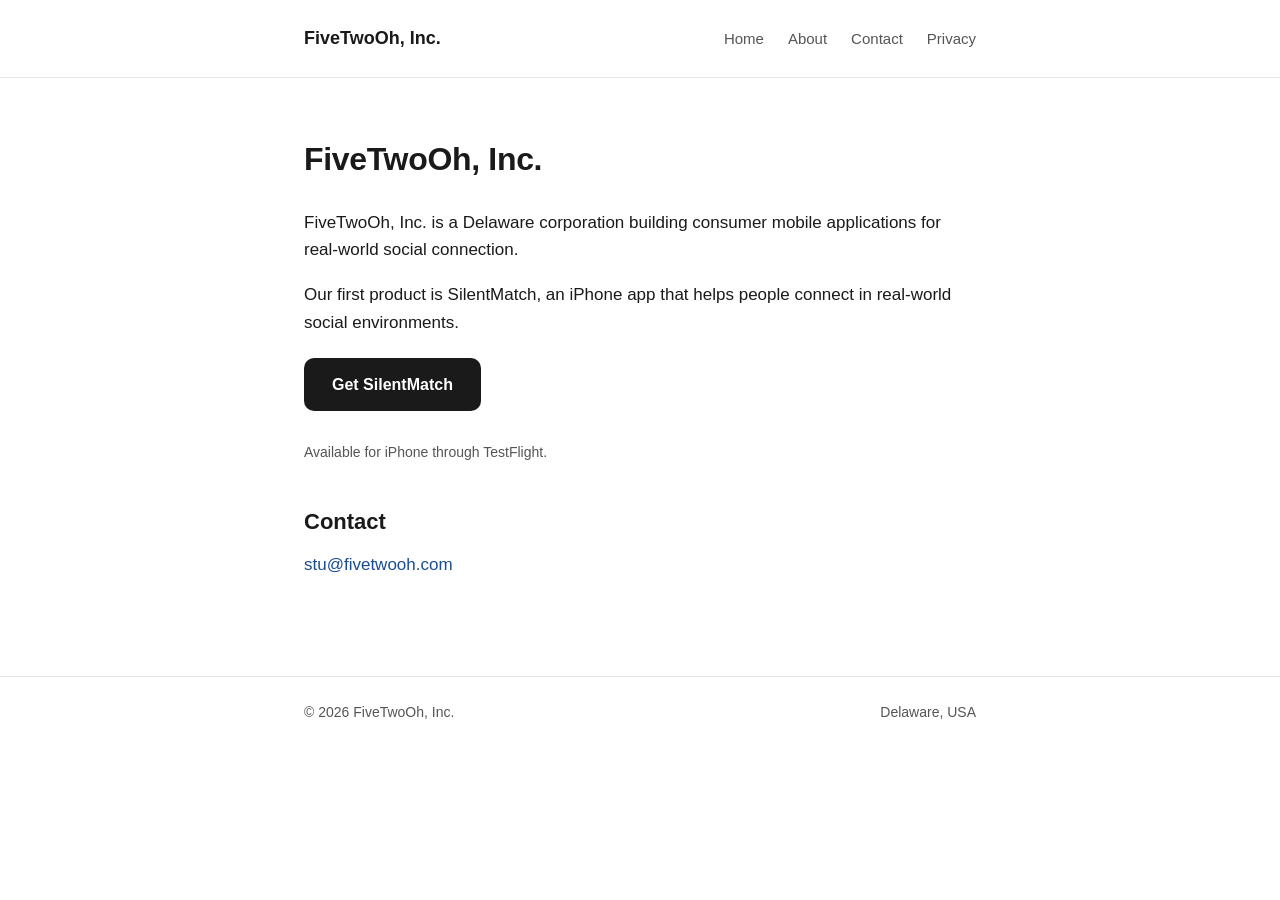
<file: index.html>
<!DOCTYPE html>
<html lang="en">
<head>
  <meta charset="UTF-8">
  <meta name="viewport" content="width=device-width, initial-scale=1">
  <title>FiveTwoOh, Inc.</title>
  <meta name="description" content="FiveTwoOh, Inc. is a Delaware corporation building consumer mobile applications for real-world social connection.">
  <link rel="stylesheet" href="/styles.css">
</head>
<body>
  <header>
    <div class="container">
      <div class="brand">FiveTwoOh, Inc.</div>
      <nav>
        <ul>
          <li><a href="/">Home</a></li>
          <li><a href="/about.html">About</a></li>
          <li><a href="/contact.html">Contact</a></li>
          <li><a href="/privacy.html">Privacy</a></li>
        </ul>
      </nav>
    </div>
  </header>

  <main>
    <div class="container">
      <h1>FiveTwoOh, Inc.</h1>
      <p>FiveTwoOh, Inc. is a Delaware corporation building consumer mobile applications for real-world social connection.</p>
      <p>Our first product is SilentMatch, an iPhone app that helps people connect in real-world social environments.</p>

      <p><a class="btn-primary" href="/download">Get SilentMatch</a></p>
      <p class="muted" style="font-size: 14px; margin-top: -12px;">Available for iPhone through TestFlight.</p>

      <h2>Contact</h2>
      <p><a href="mailto:stu@fivetwooh.com">stu@fivetwooh.com</a></p>
    </div>
  </main>

  <footer>
    <div class="container">
      <div>&copy; 2026 FiveTwoOh, Inc.</div>
      <div>Delaware, USA</div>
    </div>
  </footer>
</body>
</html>
</file>
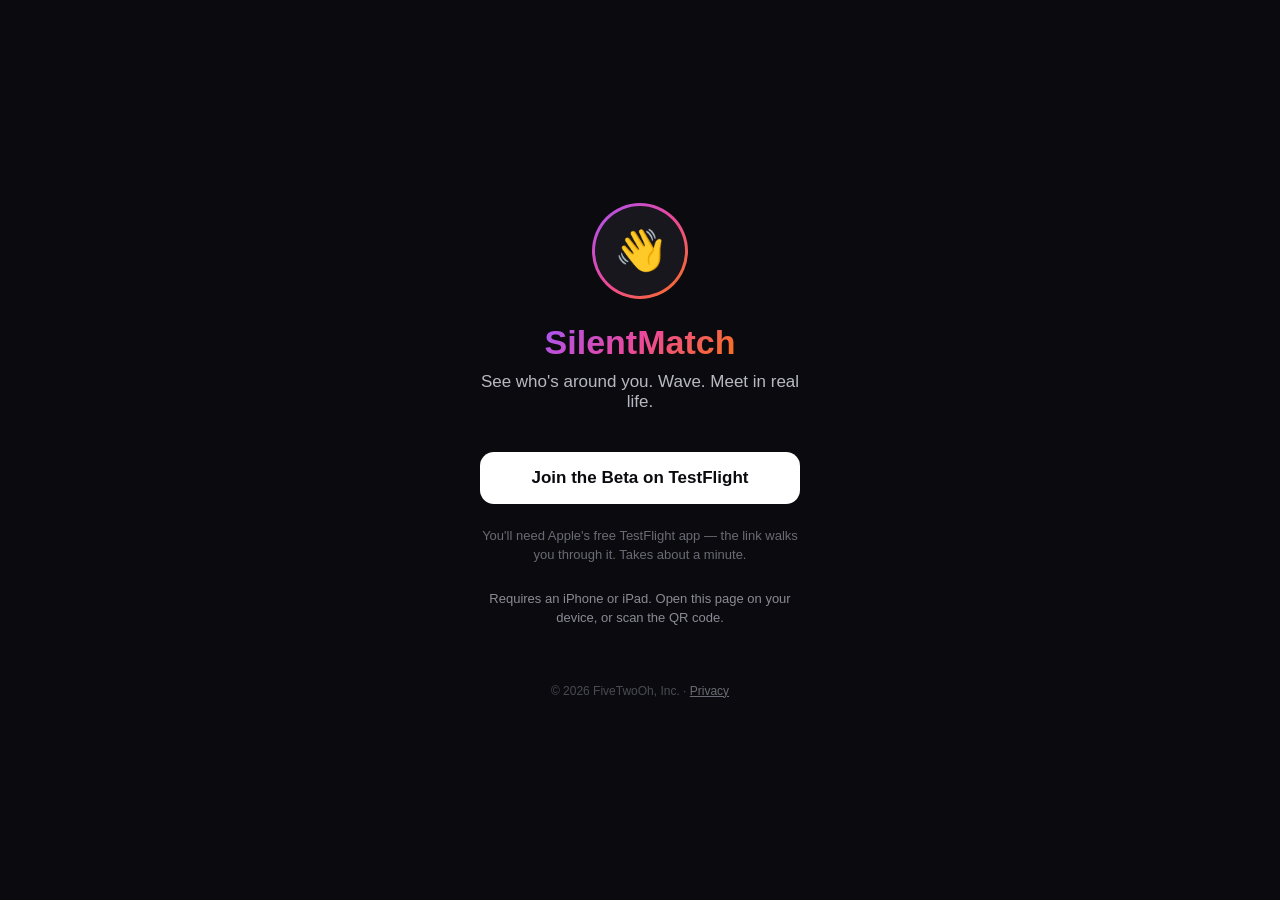
<file: download/index.html>
<!DOCTYPE html>
<html lang="en">
<head>
  <meta charset="UTF-8">
  <meta name="viewport" content="width=device-width, initial-scale=1">
  <title>Get SilentMatch</title>
  <meta name="description" content="Download SilentMatch — connect with people around you, in real life.">
  <style>
    * { margin: 0; padding: 0; box-sizing: border-box; }
    body {
      font-family: -apple-system, BlinkMacSystemFont, "Segoe UI", Roboto, sans-serif;
      background: #0b0b0f;
      color: #fff;
      min-height: 100vh;
      display: flex;
      flex-direction: column;
      align-items: center;
      justify-content: center;
      padding: 24px;
      text-align: center;
    }
    .logo-ring {
      width: 96px; height: 96px;
      border-radius: 50%;
      padding: 3px;
      background: linear-gradient(135deg, #a855f7, #ec4899, #f97316);
      margin-bottom: 24px;
    }
    .logo-inner {
      width: 100%; height: 100%;
      border-radius: 50%;
      background: #17171d;
      display: flex; align-items: center; justify-content: center;
      font-size: 40px;
    }
    h1 {
      font-size: 34px;
      font-weight: 800;
      background: linear-gradient(135deg, #a855f7, #ec4899, #f97316);
      -webkit-background-clip: text;
      background-clip: text;
      -webkit-text-fill-color: transparent;
      margin-bottom: 10px;
    }
    .tagline { font-size: 17px; color: #b8b8c2; margin-bottom: 40px; max-width: 320px; }
    .btn {
      display: block;
      width: 100%;
      max-width: 320px;
      padding: 16px 24px;
      border-radius: 14px;
      font-size: 17px;
      font-weight: 700;
      text-decoration: none;
      margin-bottom: 14px;
    }
    .btn-primary { background: #fff; color: #0b0b0f; }
    .btn-secondary { background: rgba(255,255,255,0.1); color: #fff; border: 1px solid rgba(255,255,255,0.25); font-weight: 600; }
    .hint { font-size: 13px; color: #6a6a75; margin-top: 8px; max-width: 320px; line-height: 1.5; }
    .requirement { font-size: 13px; color: #8a8a95; margin-top: 24px; max-width: 320px; line-height: 1.5; }
    .hidden { display: none; }
    footer { margin-top: 56px; font-size: 12px; color: #4a4a55; }
    footer a { color: #6a6a75; }
  </style>
  <script>
    // ── EDIT THESE TWO LINES TO CONTROL THE PAGE ─────────────────────────────
    // Before App Store approval: leave APP_STORE_URL null, set TESTFLIGHT_URL
    // to the public TestFlight invite link from App Store Connect.
    // After approval: set APP_STORE_URL. Keep TESTFLIGHT_URL to also show a
    // beta button, or set it to null to hide TestFlight entirely.
    var APP_STORE_URL = null;
    var TESTFLIGHT_URL = "https://testflight.apple.com/join/29x967Cg";
    // ─────────────────────────────────────────────────────────────────────────

    // Inline pre-render redirect: if we're on an iPhone/iPad and an App Store
    // URL is set, jump straight to it; otherwise jump to TestFlight. This runs
    // in <head> so the branded page never flashes for the target device.
    (function () {
      var ua = navigator.userAgent || "";
      var isIPhone = /iPhone|iPod/i.test(ua);
      // iPadOS 13+ reports as Mac; detect via touch points.
      var isIPad = /iPad/i.test(ua) ||
                   (/Macintosh/i.test(ua) && typeof navigator.maxTouchPoints === "number" && navigator.maxTouchPoints > 1);
      var dest = APP_STORE_URL || TESTFLIGHT_URL;
      if ((isIPhone || isIPad) && dest && dest.indexOf("REPLACE_WITH") !== 0) {
        window.location.replace(dest);
      }
    })();
  </script>
</head>
<body>
  <div class="logo-ring"><div class="logo-inner">👋</div></div>
  <h1>SilentMatch</h1>
  <p class="tagline">See who's around you. Wave. Meet in real life.</p>

  <a id="appstore-btn" class="btn btn-primary hidden" href="#">Download on the App&nbsp;Store</a>
  <a id="testflight-btn" class="btn btn-primary" href="#">Join the Beta on TestFlight</a>
  <p id="testflight-hint" class="hint">You'll need Apple's free TestFlight app — the link walks you through it. Takes about a minute.</p>
  <p class="requirement">Requires an iPhone or iPad. Open this page on your device, or scan the QR code.</p>

  <footer>&copy; 2026 FiveTwoOh, Inc. · <a href="/privacy.html">Privacy</a></footer>

  <script>
    var asBtn = document.getElementById('appstore-btn');
    var tfBtn = document.getElementById('testflight-btn');
    var tfHint = document.getElementById('testflight-hint');

    if (APP_STORE_URL) {
      asBtn.href = APP_STORE_URL;
      asBtn.classList.remove('hidden');
      tfBtn.classList.remove('btn-primary');
      tfBtn.classList.add('btn-secondary');
    }
    if (TESTFLIGHT_URL && TESTFLIGHT_URL.indexOf('REPLACE_WITH') !== 0) {
      tfBtn.href = TESTFLIGHT_URL;
      if (APP_STORE_URL) tfBtn.textContent = 'Or try the beta on TestFlight';
    } else {
      tfBtn.classList.add('hidden');
      tfHint.textContent = APP_STORE_URL ? '' : 'Available soon — check back shortly.';
    }
  </script>
</body>
</html>
</file>
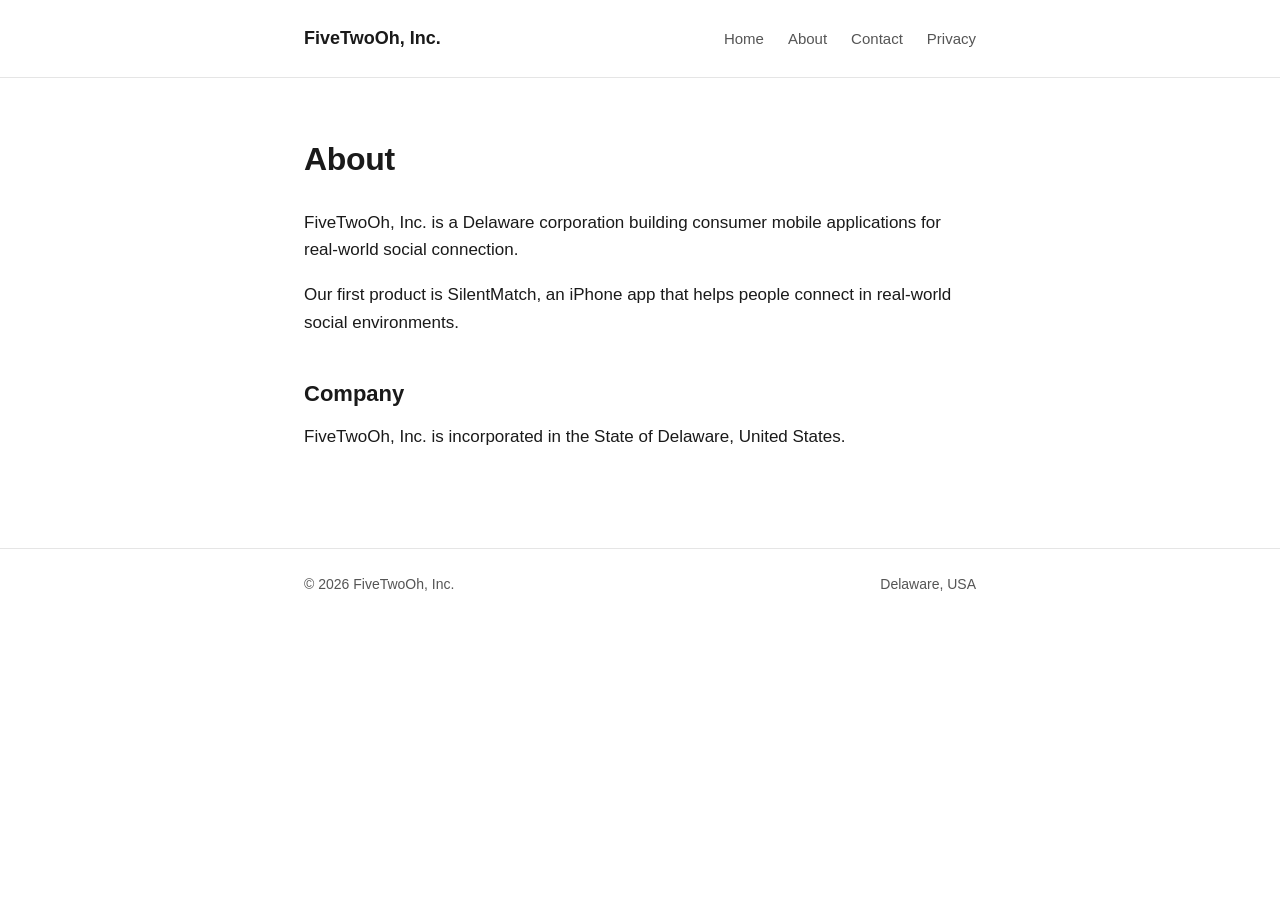
<file: about.html>
<!DOCTYPE html>
<html lang="en">
<head>
  <meta charset="UTF-8">
  <meta name="viewport" content="width=device-width, initial-scale=1">
  <title>About — FiveTwoOh, Inc.</title>
  <meta name="description" content="About FiveTwoOh, Inc., a Delaware corporation building consumer mobile applications.">
  <link rel="stylesheet" href="/styles.css">
</head>
<body>
  <header>
    <div class="container">
      <div class="brand">FiveTwoOh, Inc.</div>
      <nav>
        <ul>
          <li><a href="/">Home</a></li>
          <li><a href="/about.html">About</a></li>
          <li><a href="/contact.html">Contact</a></li>
          <li><a href="/privacy.html">Privacy</a></li>
        </ul>
      </nav>
    </div>
  </header>

  <main>
    <div class="container">
      <h1>About</h1>
      <p>FiveTwoOh, Inc. is a Delaware corporation building consumer mobile applications for real-world social connection.</p>
      <p>Our first product is SilentMatch, an iPhone app that helps people connect in real-world social environments.</p>

      <h2>Company</h2>
      <p>FiveTwoOh, Inc. is incorporated in the State of Delaware, United States.</p>
    </div>
  </main>

  <footer>
    <div class="container">
      <div>&copy; 2026 FiveTwoOh, Inc.</div>
      <div>Delaware, USA</div>
    </div>
  </footer>
</body>
</html>
</file>
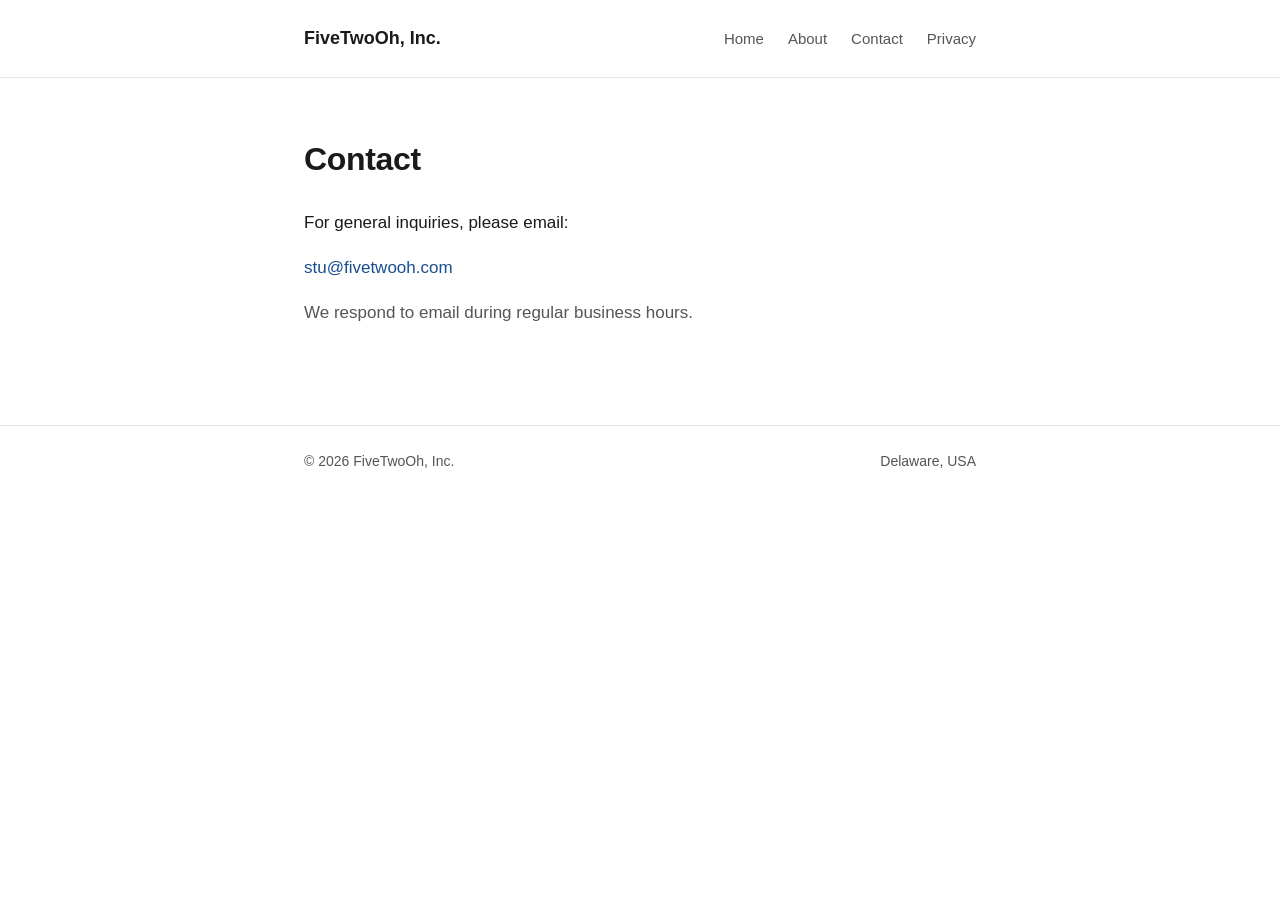
<file: contact.html>
<!DOCTYPE html>
<html lang="en">
<head>
  <meta charset="UTF-8">
  <meta name="viewport" content="width=device-width, initial-scale=1">
  <title>Contact — FiveTwoOh, Inc.</title>
  <meta name="description" content="Contact information for FiveTwoOh, Inc.">
  <link rel="stylesheet" href="/styles.css">
</head>
<body>
  <header>
    <div class="container">
      <div class="brand">FiveTwoOh, Inc.</div>
      <nav>
        <ul>
          <li><a href="/">Home</a></li>
          <li><a href="/about.html">About</a></li>
          <li><a href="/contact.html">Contact</a></li>
          <li><a href="/privacy.html">Privacy</a></li>
        </ul>
      </nav>
    </div>
  </header>

  <main>
    <div class="container">
      <h1>Contact</h1>
      <p>For general inquiries, please email:</p>
      <p><a href="mailto:stu@fivetwooh.com">stu@fivetwooh.com</a></p>
      <p class="muted">We respond to email during regular business hours.</p>
    </div>
  </main>

  <footer>
    <div class="container">
      <div>&copy; 2026 FiveTwoOh, Inc.</div>
      <div>Delaware, USA</div>
    </div>
  </footer>
</body>
</html>
</file>
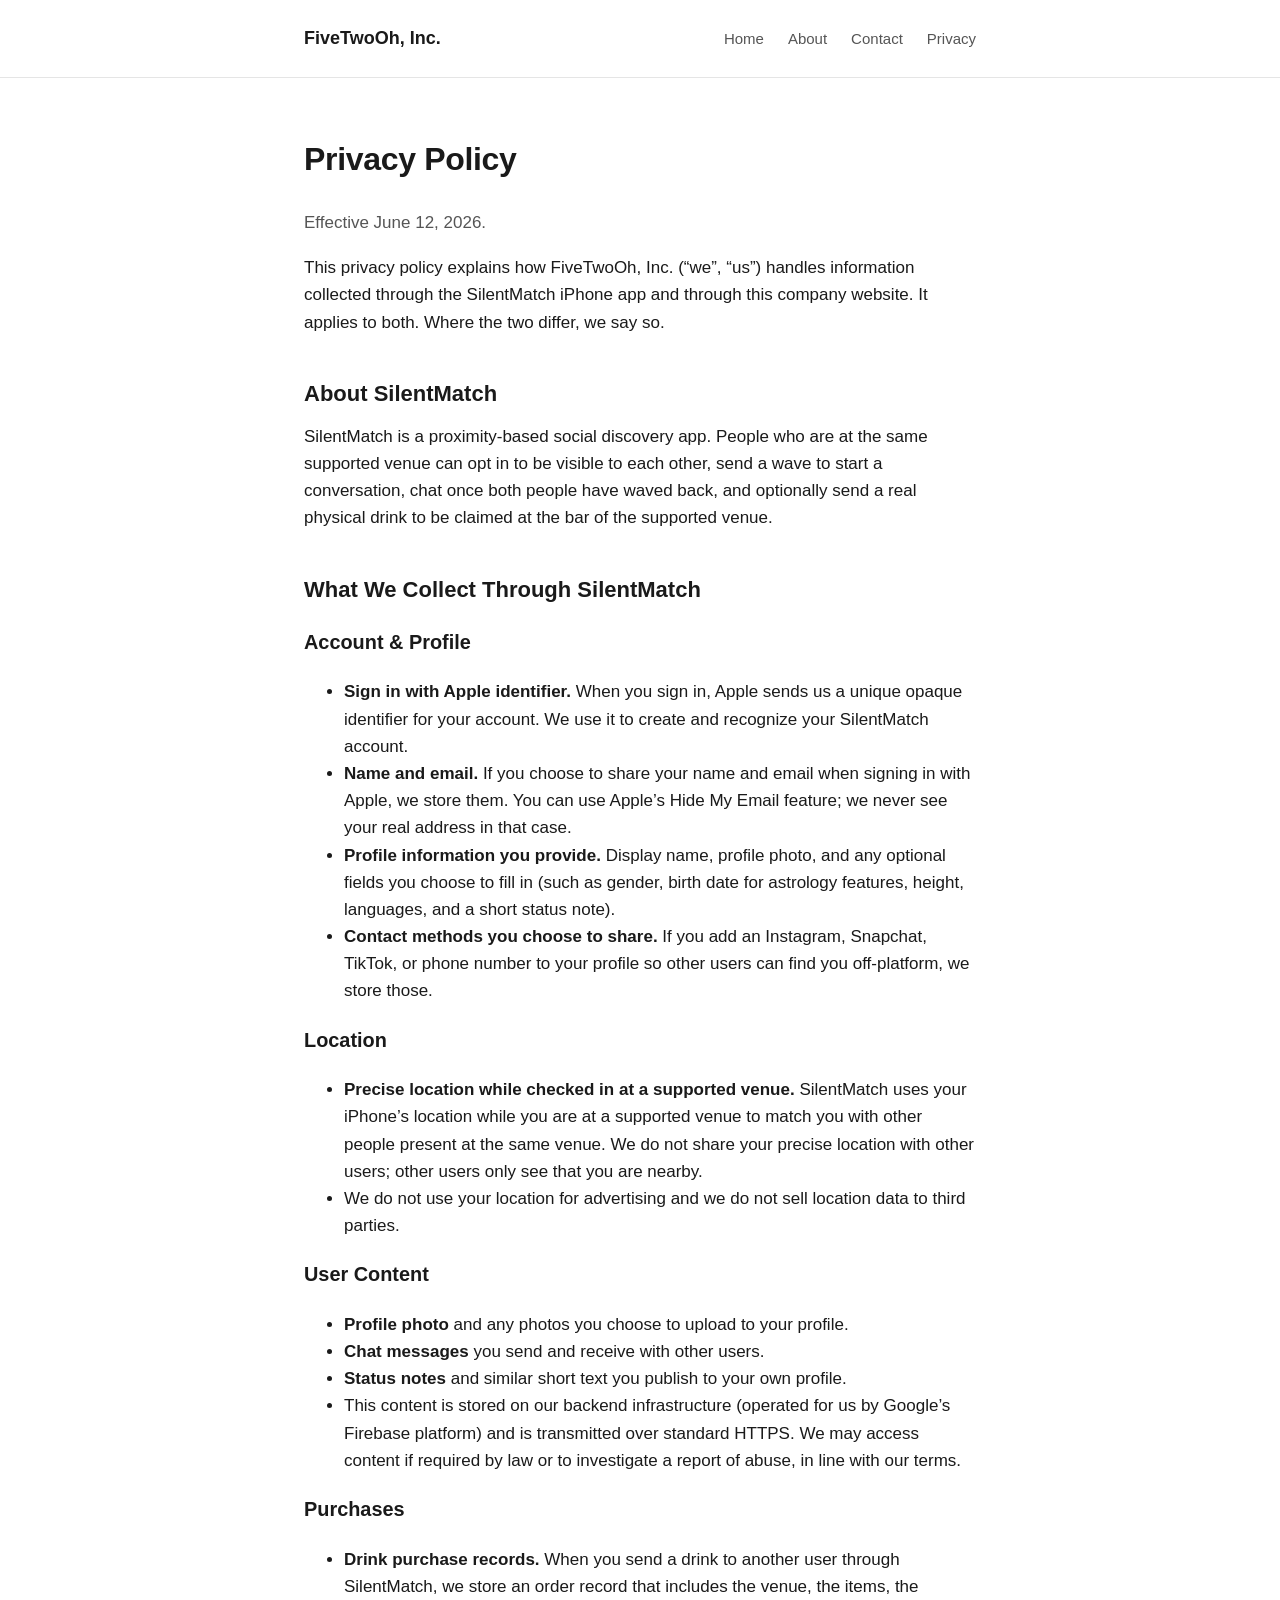
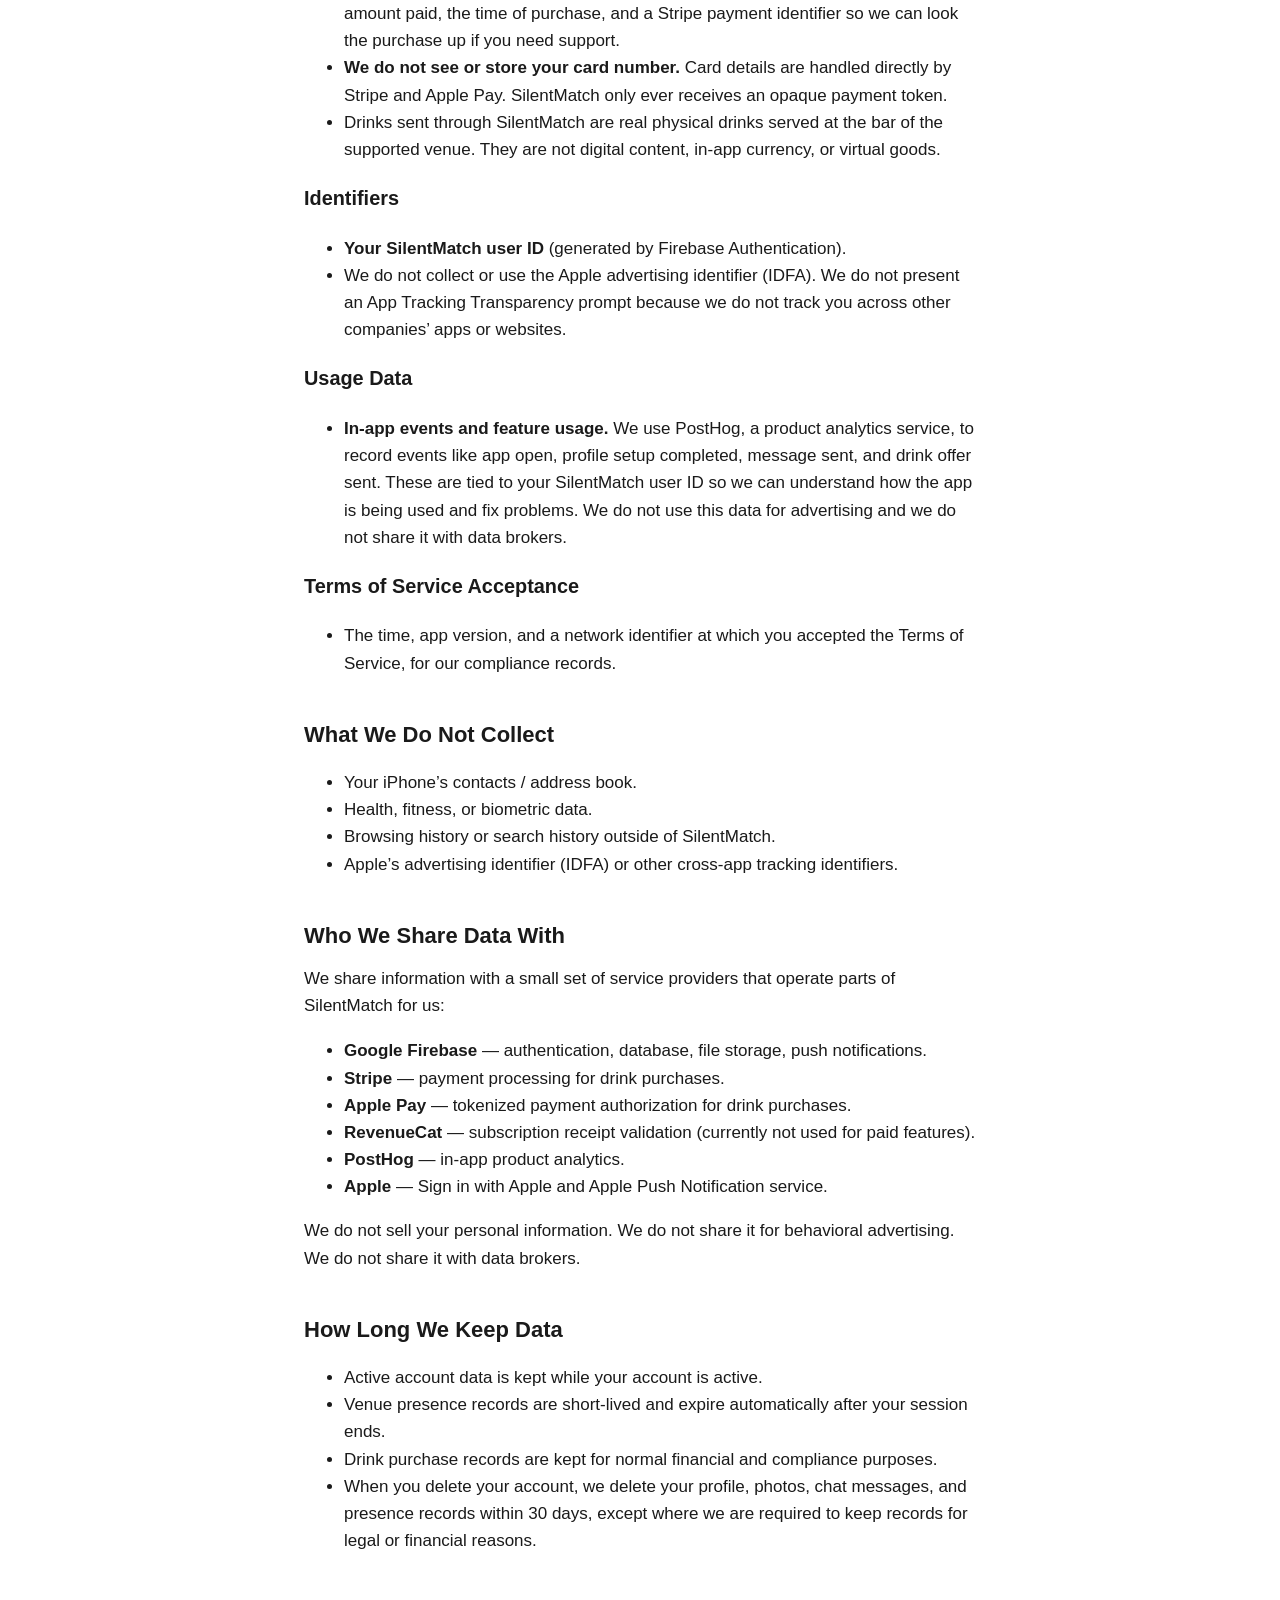
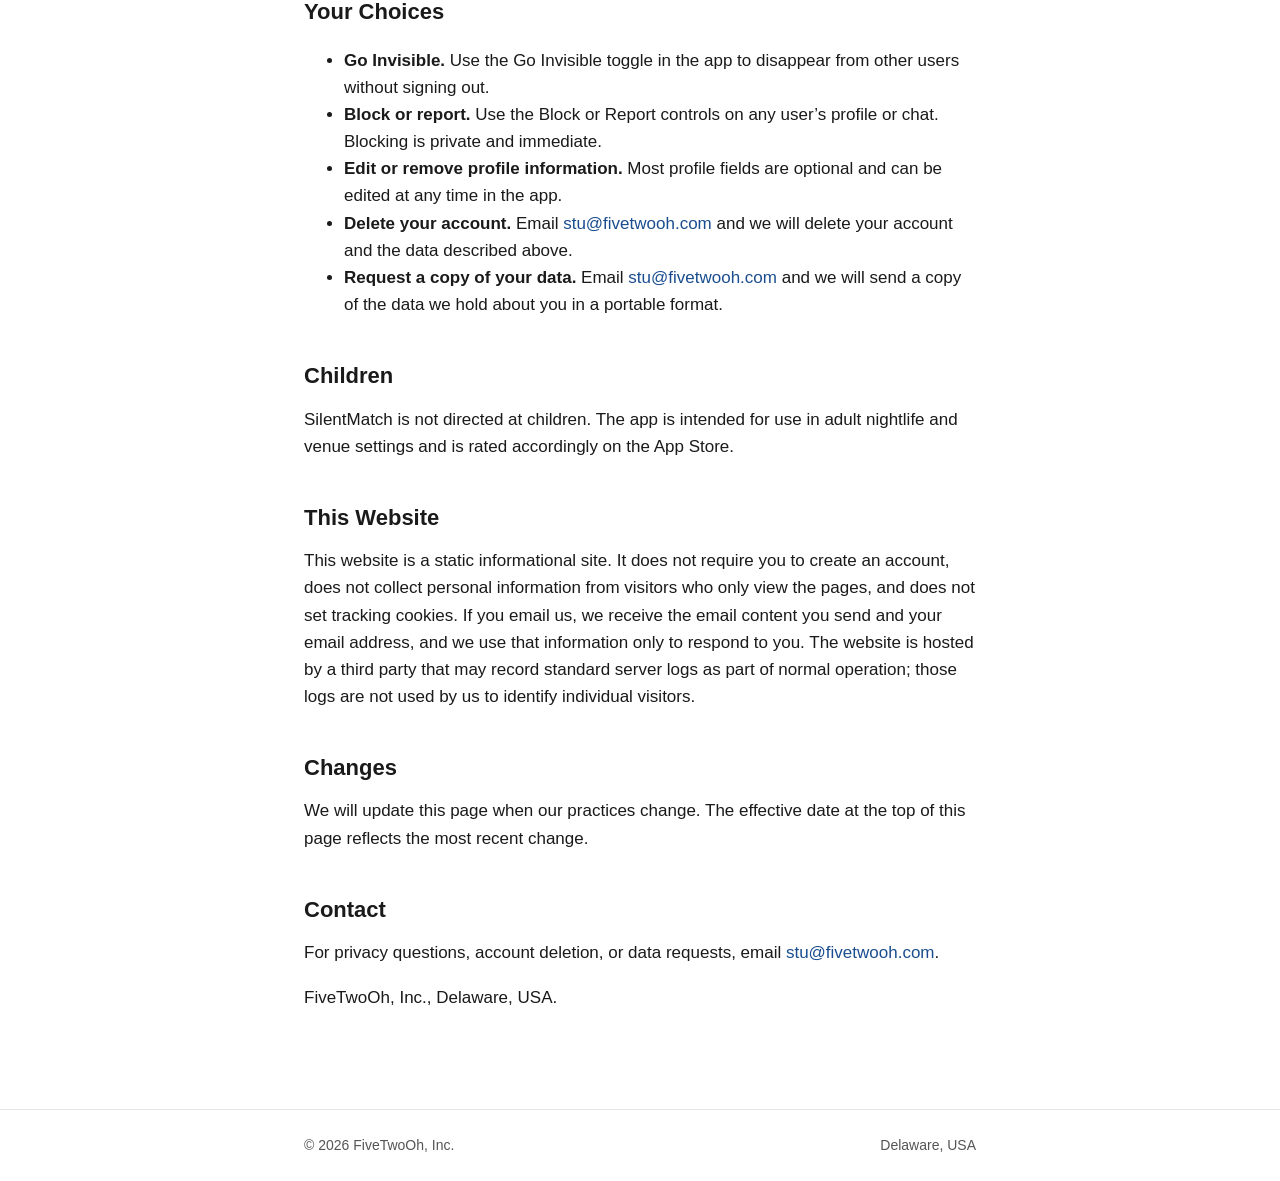
<file: privacy.html>
<!DOCTYPE html>
<html lang="en">
<head>
  <meta charset="UTF-8">
  <meta name="viewport" content="width=device-width, initial-scale=1">
  <title>Privacy Policy — SilentMatch &amp; FiveTwoOh, Inc.</title>
  <meta name="description" content="Privacy policy for SilentMatch and the FiveTwoOh, Inc. company website.">
  <link rel="stylesheet" href="/styles.css">
</head>
<body>
  <header>
    <div class="container">
      <div class="brand">FiveTwoOh, Inc.</div>
      <nav>
        <ul>
          <li><a href="/">Home</a></li>
          <li><a href="/about.html">About</a></li>
          <li><a href="/contact.html">Contact</a></li>
          <li><a href="/privacy.html">Privacy</a></li>
        </ul>
      </nav>
    </div>
  </header>

  <main>
    <div class="container">
      <h1>Privacy Policy</h1>
      <p class="muted">Effective June 12, 2026.</p>

      <p>This privacy policy explains how FiveTwoOh, Inc. (&ldquo;we&rdquo;, &ldquo;us&rdquo;) handles information collected through the SilentMatch iPhone app and through this company website. It applies to both. Where the two differ, we say so.</p>

      <h2>About SilentMatch</h2>
      <p>SilentMatch is a proximity-based social discovery app. People who are at the same supported venue can opt in to be visible to each other, send a wave to start a conversation, chat once both people have waved back, and optionally send a real physical drink to be claimed at the bar of the supported venue.</p>

      <h2>What We Collect Through SilentMatch</h2>

      <h3>Account &amp; Profile</h3>
      <ul>
        <li><strong>Sign in with Apple identifier.</strong> When you sign in, Apple sends us a unique opaque identifier for your account. We use it to create and recognize your SilentMatch account.</li>
        <li><strong>Name and email.</strong> If you choose to share your name and email when signing in with Apple, we store them. You can use Apple&rsquo;s Hide My Email feature; we never see your real address in that case.</li>
        <li><strong>Profile information you provide.</strong> Display name, profile photo, and any optional fields you choose to fill in (such as gender, birth date for astrology features, height, languages, and a short status note).</li>
        <li><strong>Contact methods you choose to share.</strong> If you add an Instagram, Snapchat, TikTok, or phone number to your profile so other users can find you off-platform, we store those.</li>
      </ul>

      <h3>Location</h3>
      <ul>
        <li><strong>Precise location while checked in at a supported venue.</strong> SilentMatch uses your iPhone&rsquo;s location while you are at a supported venue to match you with other people present at the same venue. We do not share your precise location with other users; other users only see that you are nearby.</li>
        <li>We do not use your location for advertising and we do not sell location data to third parties.</li>
      </ul>

      <h3>User Content</h3>
      <ul>
        <li><strong>Profile photo</strong> and any photos you choose to upload to your profile.</li>
        <li><strong>Chat messages</strong> you send and receive with other users.</li>
        <li><strong>Status notes</strong> and similar short text you publish to your own profile.</li>
        <li>This content is stored on our backend infrastructure (operated for us by Google&rsquo;s Firebase platform) and is transmitted over standard HTTPS. We may access content if required by law or to investigate a report of abuse, in line with our terms.</li>
      </ul>

      <h3>Purchases</h3>
      <ul>
        <li><strong>Drink purchase records.</strong> When you send a drink to another user through SilentMatch, we store an order record that includes the venue, the items, the amount paid, the time of purchase, and a Stripe payment identifier so we can look the purchase up if you need support.</li>
        <li><strong>We do not see or store your card number.</strong> Card details are handled directly by Stripe and Apple Pay. SilentMatch only ever receives an opaque payment token.</li>
        <li>Drinks sent through SilentMatch are real physical drinks served at the bar of the supported venue. They are not digital content, in-app currency, or virtual goods.</li>
      </ul>

      <h3>Identifiers</h3>
      <ul>
        <li><strong>Your SilentMatch user ID</strong> (generated by Firebase Authentication).</li>
        <li>We do not collect or use the Apple advertising identifier (IDFA). We do not present an App Tracking Transparency prompt because we do not track you across other companies&rsquo; apps or websites.</li>
      </ul>

      <h3>Usage Data</h3>
      <ul>
        <li><strong>In-app events and feature usage.</strong> We use PostHog, a product analytics service, to record events like app open, profile setup completed, message sent, and drink offer sent. These are tied to your SilentMatch user ID so we can understand how the app is being used and fix problems. We do not use this data for advertising and we do not share it with data brokers.</li>
      </ul>

      <h3>Terms of Service Acceptance</h3>
      <ul>
        <li>The time, app version, and a network identifier at which you accepted the Terms of Service, for our compliance records.</li>
      </ul>

      <h2>What We Do Not Collect</h2>
      <ul>
        <li>Your iPhone&rsquo;s contacts / address book.</li>
        <li>Health, fitness, or biometric data.</li>
        <li>Browsing history or search history outside of SilentMatch.</li>
        <li>Apple&rsquo;s advertising identifier (IDFA) or other cross-app tracking identifiers.</li>
      </ul>

      <h2>Who We Share Data With</h2>
      <p>We share information with a small set of service providers that operate parts of SilentMatch for us:</p>
      <ul>
        <li><strong>Google Firebase</strong> &mdash; authentication, database, file storage, push notifications.</li>
        <li><strong>Stripe</strong> &mdash; payment processing for drink purchases.</li>
        <li><strong>Apple Pay</strong> &mdash; tokenized payment authorization for drink purchases.</li>
        <li><strong>RevenueCat</strong> &mdash; subscription receipt validation (currently not used for paid features).</li>
        <li><strong>PostHog</strong> &mdash; in-app product analytics.</li>
        <li><strong>Apple</strong> &mdash; Sign in with Apple and Apple Push Notification service.</li>
      </ul>
      <p>We do not sell your personal information. We do not share it for behavioral advertising. We do not share it with data brokers.</p>

      <h2>How Long We Keep Data</h2>
      <ul>
        <li>Active account data is kept while your account is active.</li>
        <li>Venue presence records are short-lived and expire automatically after your session ends.</li>
        <li>Drink purchase records are kept for normal financial and compliance purposes.</li>
        <li>When you delete your account, we delete your profile, photos, chat messages, and presence records within 30 days, except where we are required to keep records for legal or financial reasons.</li>
      </ul>

      <h2>Your Choices</h2>
      <ul>
        <li><strong>Go Invisible.</strong> Use the Go Invisible toggle in the app to disappear from other users without signing out.</li>
        <li><strong>Block or report.</strong> Use the Block or Report controls on any user&rsquo;s profile or chat. Blocking is private and immediate.</li>
        <li><strong>Edit or remove profile information.</strong> Most profile fields are optional and can be edited at any time in the app.</li>
        <li><strong>Delete your account.</strong> Email <a href="mailto:stu@fivetwooh.com">stu@fivetwooh.com</a> and we will delete your account and the data described above.</li>
        <li><strong>Request a copy of your data.</strong> Email <a href="mailto:stu@fivetwooh.com">stu@fivetwooh.com</a> and we will send a copy of the data we hold about you in a portable format.</li>
      </ul>

      <h2>Children</h2>
      <p>SilentMatch is not directed at children. The app is intended for use in adult nightlife and venue settings and is rated accordingly on the App Store.</p>

      <h2>This Website</h2>
      <p>This website is a static informational site. It does not require you to create an account, does not collect personal information from visitors who only view the pages, and does not set tracking cookies. If you email us, we receive the email content you send and your email address, and we use that information only to respond to you. The website is hosted by a third party that may record standard server logs as part of normal operation; those logs are not used by us to identify individual visitors.</p>

      <h2>Changes</h2>
      <p>We will update this page when our practices change. The effective date at the top of this page reflects the most recent change.</p>

      <h2>Contact</h2>
      <p>For privacy questions, account deletion, or data requests, email <a href="mailto:stu@fivetwooh.com">stu@fivetwooh.com</a>.</p>
      <p>FiveTwoOh, Inc., Delaware, USA.</p>
    </div>
  </main>

  <footer>
    <div class="container">
      <div>&copy; 2026 FiveTwoOh, Inc.</div>
      <div>Delaware, USA</div>
    </div>
  </footer>
</body>
</html>
</file>
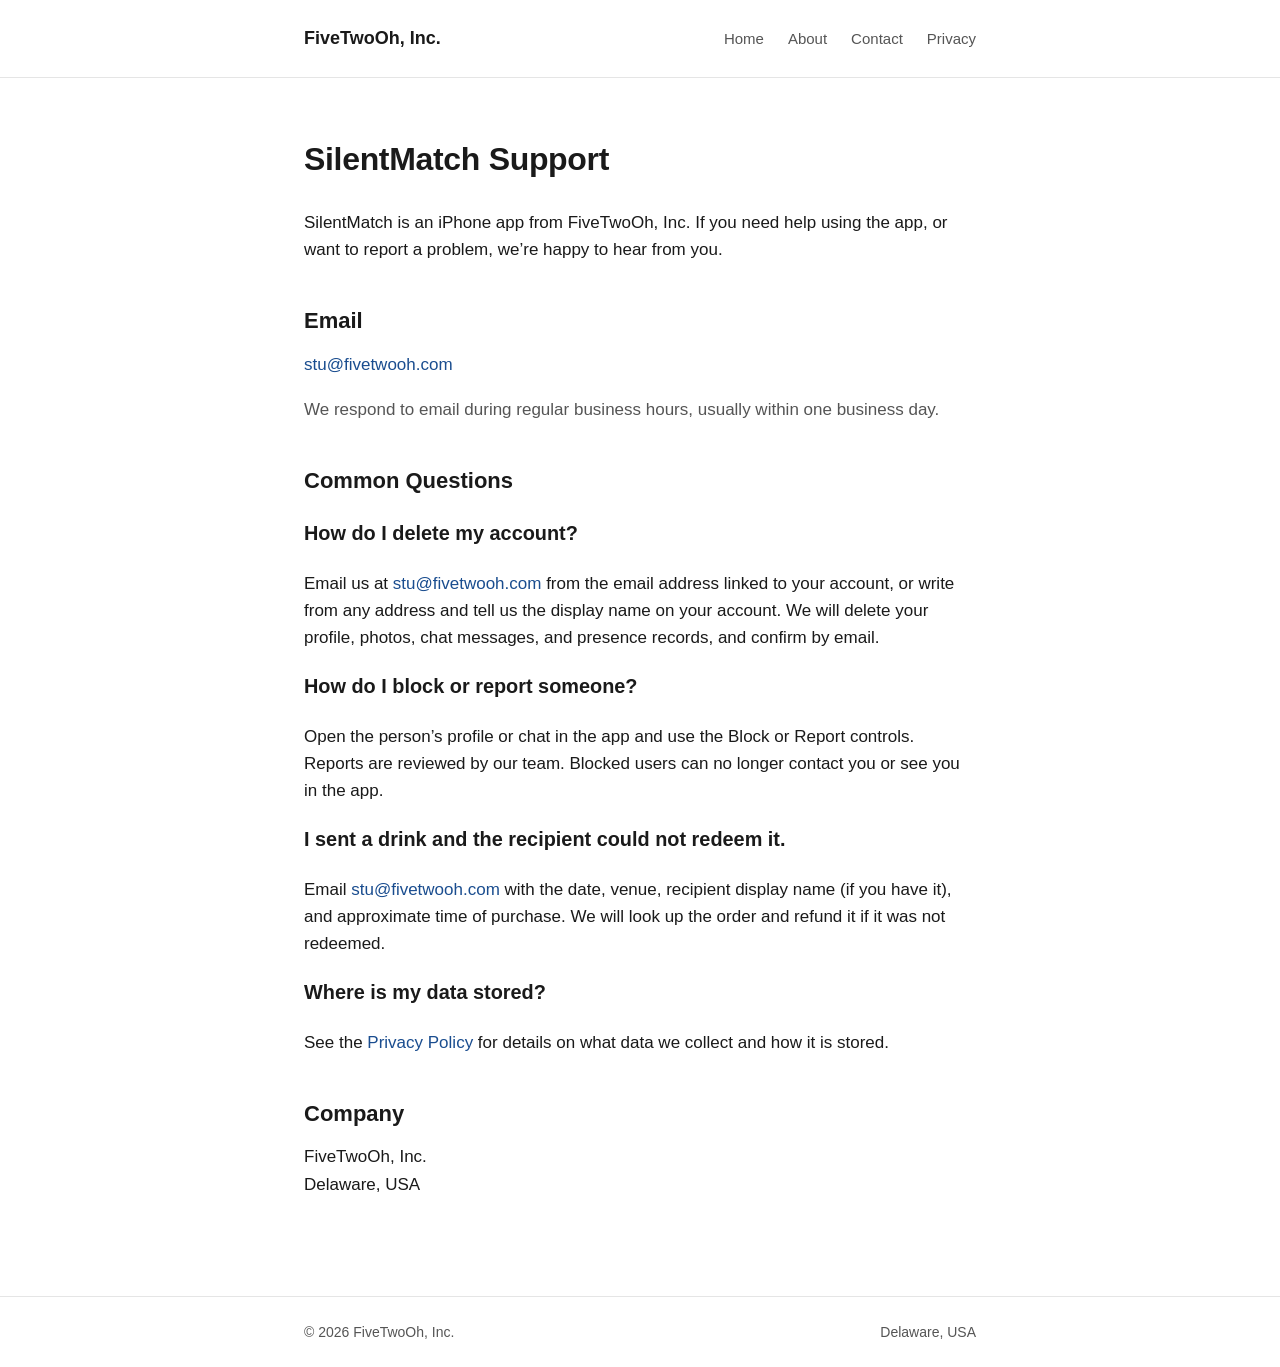
<file: support.html>
<!DOCTYPE html>
<html lang="en">
<head>
  <meta charset="UTF-8">
  <meta name="viewport" content="width=device-width, initial-scale=1">
  <title>SilentMatch Support — FiveTwoOh, Inc.</title>
  <meta name="description" content="Support for SilentMatch, the iPhone app from FiveTwoOh, Inc.">
  <link rel="stylesheet" href="/styles.css">
</head>
<body>
  <header>
    <div class="container">
      <div class="brand">FiveTwoOh, Inc.</div>
      <nav>
        <ul>
          <li><a href="/">Home</a></li>
          <li><a href="/about.html">About</a></li>
          <li><a href="/contact.html">Contact</a></li>
          <li><a href="/privacy.html">Privacy</a></li>
        </ul>
      </nav>
    </div>
  </header>

  <main>
    <div class="container">
      <h1>SilentMatch Support</h1>

      <p>SilentMatch is an iPhone app from FiveTwoOh, Inc. If you need help using the app, or want to report a problem, we&rsquo;re happy to hear from you.</p>

      <h2>Email</h2>
      <p><a href="mailto:stu@fivetwooh.com">stu@fivetwooh.com</a></p>
      <p class="muted">We respond to email during regular business hours, usually within one business day.</p>

      <h2>Common Questions</h2>

      <h3>How do I delete my account?</h3>
      <p>Email us at <a href="mailto:stu@fivetwooh.com">stu@fivetwooh.com</a> from the email address linked to your account, or write from any address and tell us the display name on your account. We will delete your profile, photos, chat messages, and presence records, and confirm by email.</p>

      <h3>How do I block or report someone?</h3>
      <p>Open the person&rsquo;s profile or chat in the app and use the Block or Report controls. Reports are reviewed by our team. Blocked users can no longer contact you or see you in the app.</p>

      <h3>I sent a drink and the recipient could not redeem it.</h3>
      <p>Email <a href="mailto:stu@fivetwooh.com">stu@fivetwooh.com</a> with the date, venue, recipient display name (if you have it), and approximate time of purchase. We will look up the order and refund it if it was not redeemed.</p>

      <h3>Where is my data stored?</h3>
      <p>See the <a href="/privacy.html">Privacy Policy</a> for details on what data we collect and how it is stored.</p>

      <h2>Company</h2>
      <p>FiveTwoOh, Inc.<br>
      Delaware, USA</p>
    </div>
  </main>

  <footer>
    <div class="container">
      <div>&copy; 2026 FiveTwoOh, Inc.</div>
      <div>Delaware, USA</div>
    </div>
  </footer>
</body>
</html>
</file>
<file: styles.css>
:root {
  --text: #1a1a1a;
  --muted: #555;
  --bg: #ffffff;
  --border: #e5e5e5;
  --link: #1a4d8f;
  --max-width: 720px;
}

* { box-sizing: border-box; }

html, body {
  margin: 0;
  padding: 0;
  background: var(--bg);
  color: var(--text);
  font-family: -apple-system, BlinkMacSystemFont, "Segoe UI", Roboto, "Helvetica Neue", Arial, sans-serif;
  font-size: 17px;
  line-height: 1.6;
  -webkit-font-smoothing: antialiased;
  -moz-osx-font-smoothing: grayscale;
}

a {
  color: var(--link);
  text-decoration: none;
}

a:hover {
  text-decoration: underline;
}

.container {
  max-width: var(--max-width);
  margin: 0 auto;
  padding: 0 24px;
}

header {
  border-bottom: 1px solid var(--border);
  padding: 24px 0;
}

header .container {
  display: flex;
  flex-wrap: wrap;
  align-items: center;
  justify-content: space-between;
  gap: 16px;
}

.brand {
  font-weight: 600;
  font-size: 18px;
  color: var(--text);
}

nav ul {
  list-style: none;
  margin: 0;
  padding: 0;
  display: flex;
  gap: 24px;
}

nav a {
  color: var(--muted);
  font-size: 15px;
}

nav a:hover {
  color: var(--text);
}

main {
  padding: 56px 0 80px;
}

h1 {
  font-size: 32px;
  font-weight: 600;
  margin: 0 0 24px;
  letter-spacing: -0.01em;
}

h2 {
  font-size: 22px;
  font-weight: 600;
  margin: 40px 0 12px;
}

p {
  margin: 0 0 18px;
}

p.muted {
  color: var(--muted);
}

ul.plain {
  list-style: none;
  padding: 0;
  margin: 0 0 18px;
}

ul.plain li {
  margin-bottom: 8px;
}

a.btn-primary {
  display: inline-block;
  background: var(--text);
  color: #fff;
  padding: 14px 28px;
  border-radius: 10px;
  font-weight: 600;
  font-size: 16px;
  text-decoration: none;
  margin: 4px 0 24px;
}

a.btn-primary:hover {
  background: #000;
  text-decoration: none;
}

footer {
  border-top: 1px solid var(--border);
  padding: 24px 0;
  color: var(--muted);
  font-size: 14px;
}

footer .container {
  display: flex;
  justify-content: space-between;
  flex-wrap: wrap;
  gap: 12px;
}

@media (max-width: 480px) {
  h1 { font-size: 26px; }
  main { padding: 32px 0 56px; }
}
</file>
